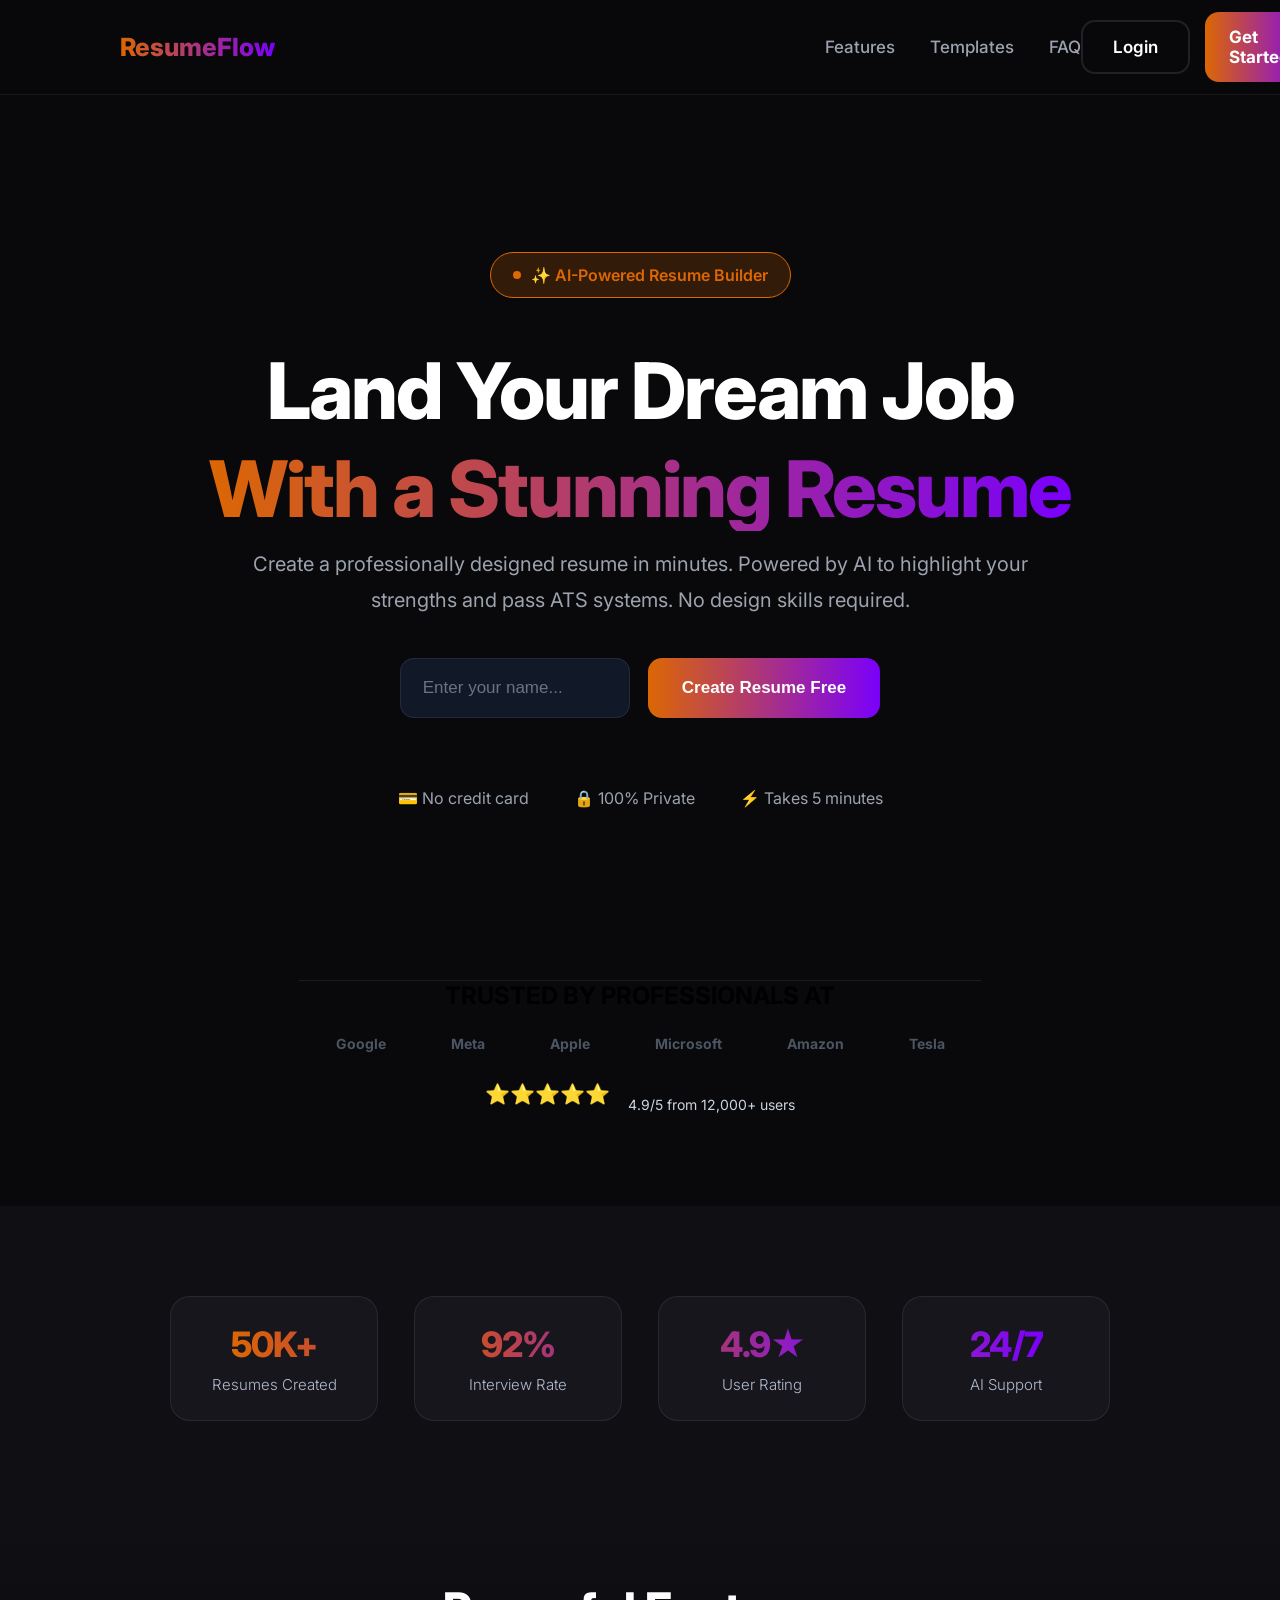
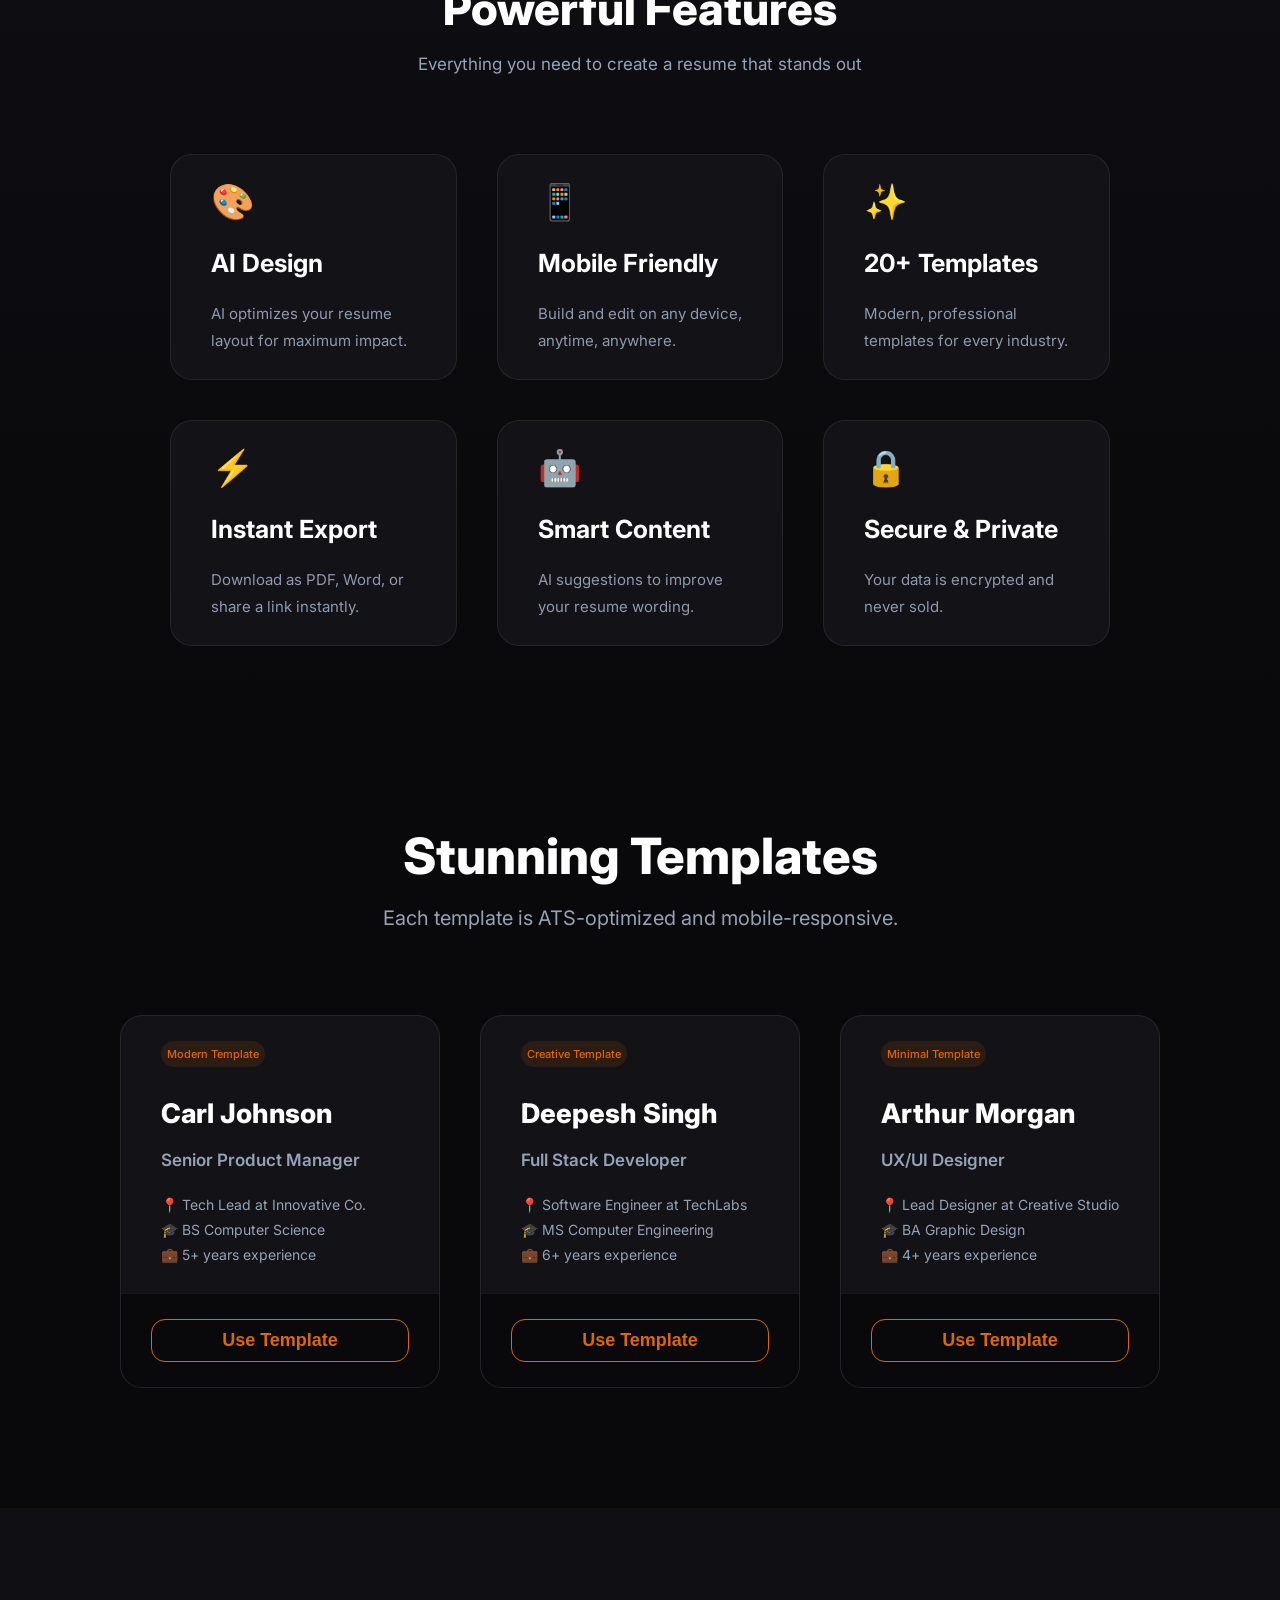
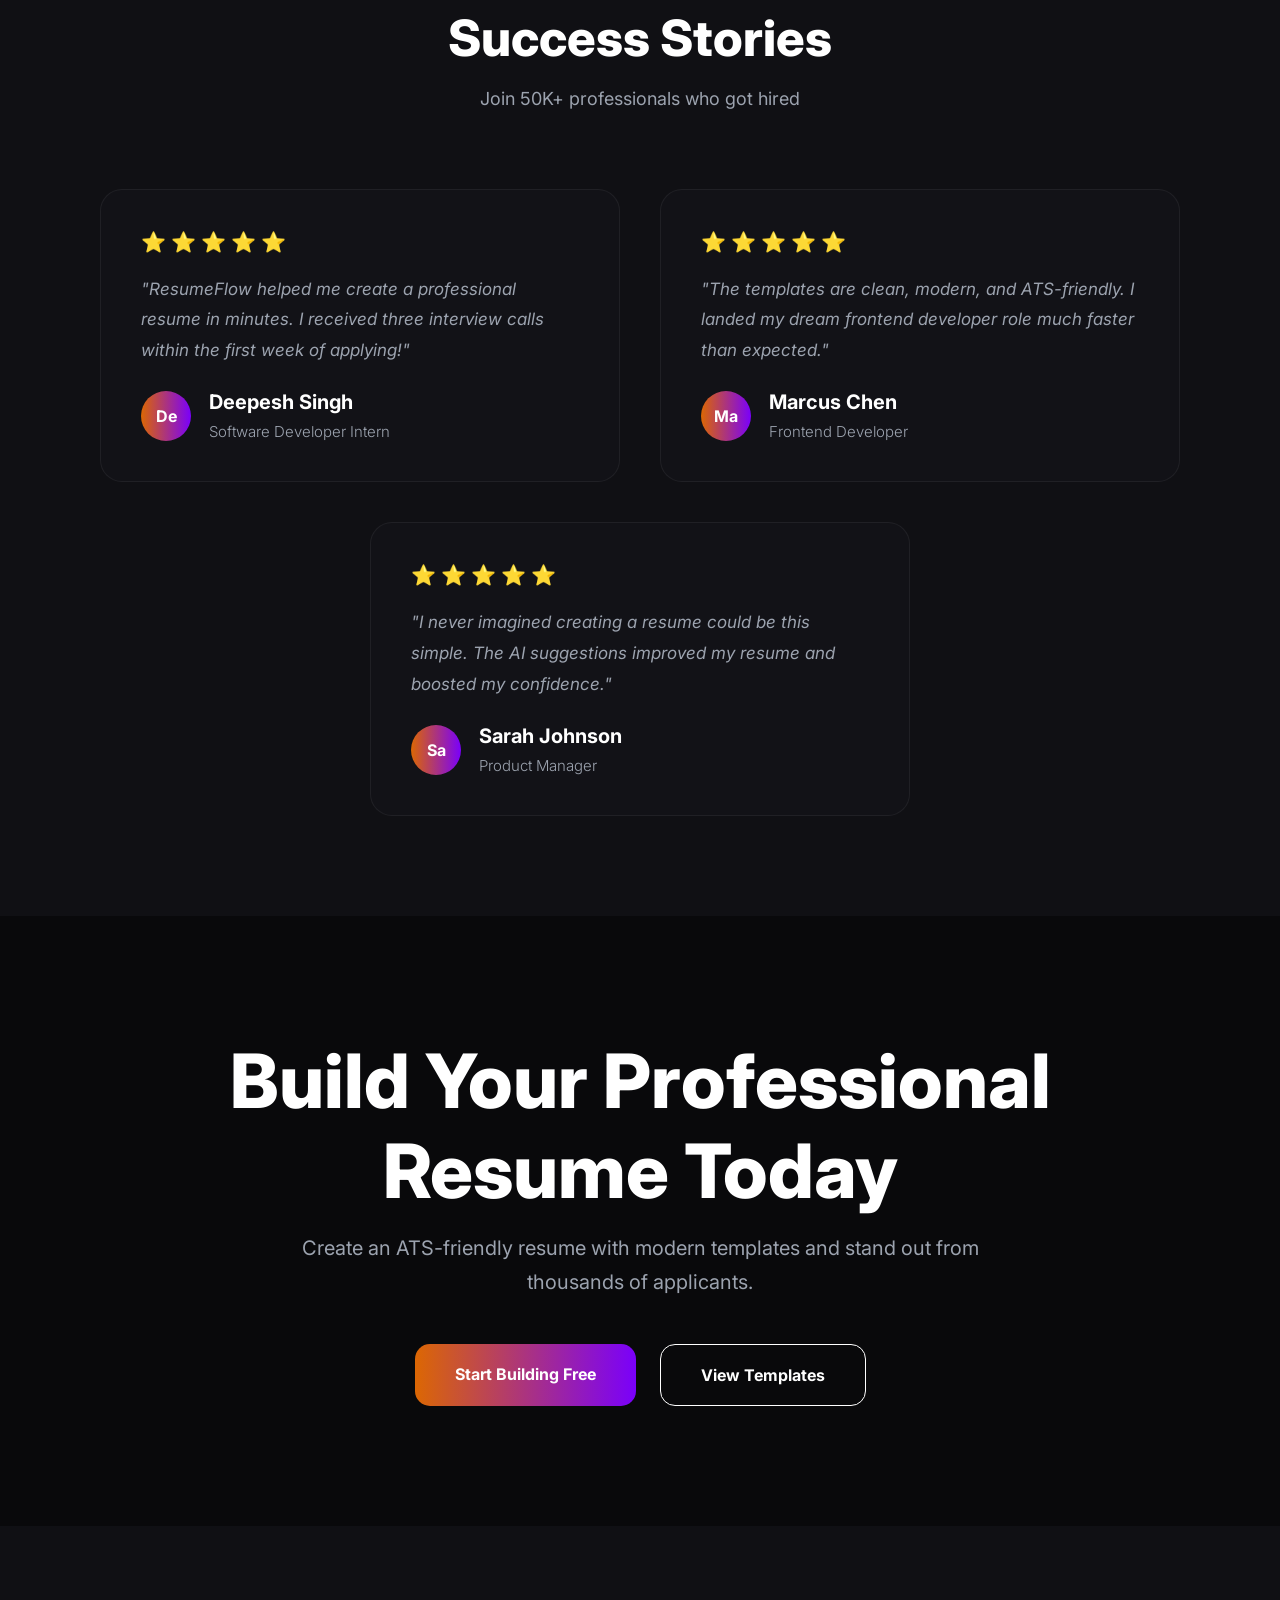
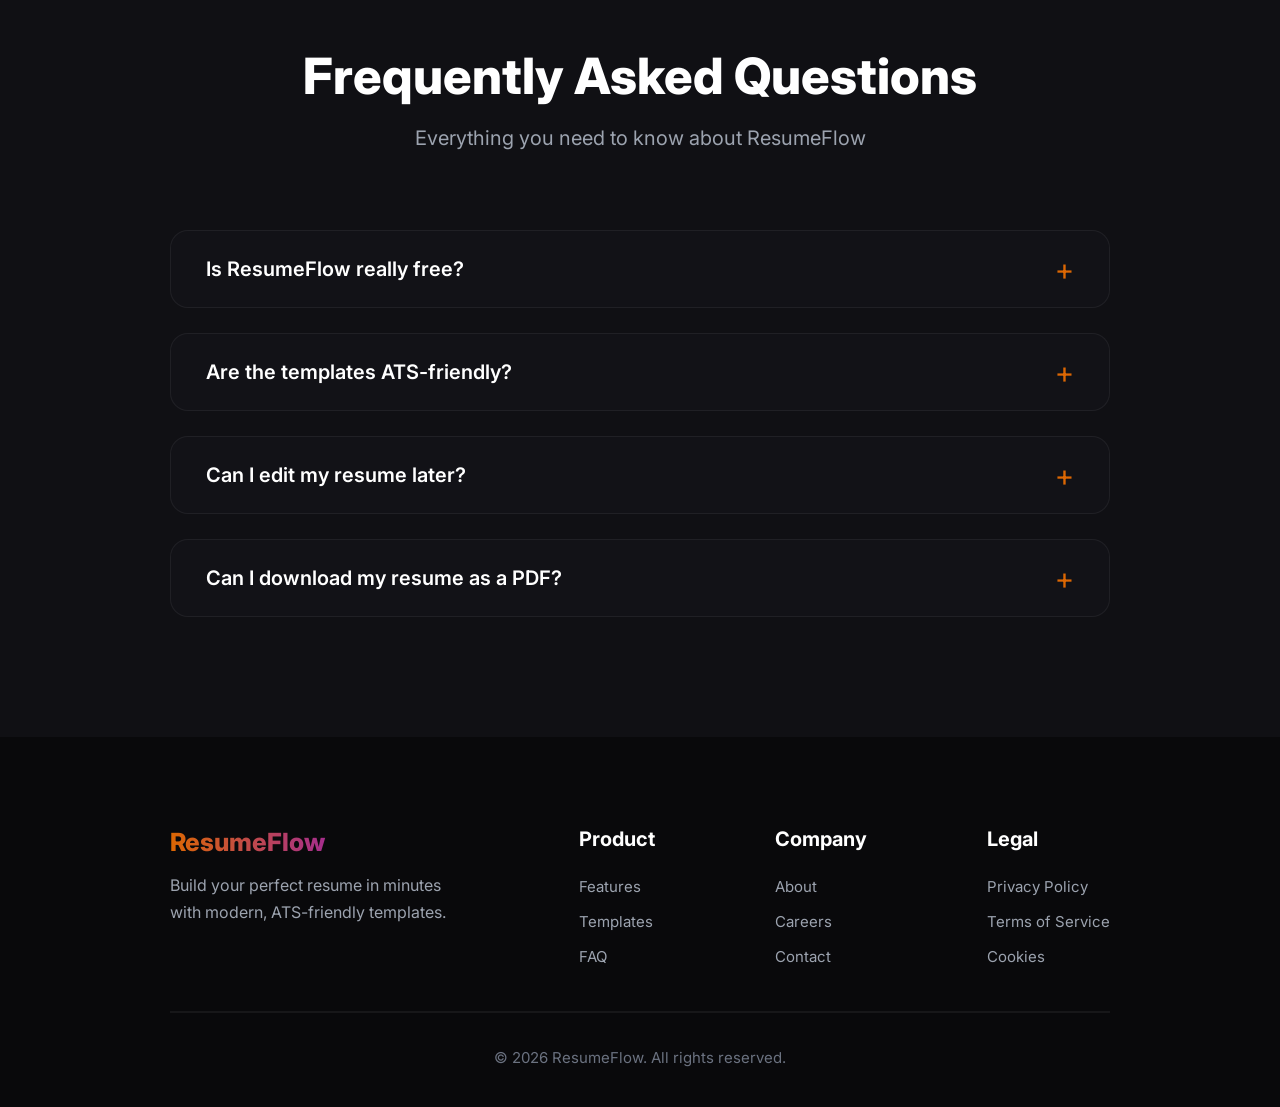
<file: index.html>
<!DOCTYPE html>
<html lang="en">

<head>
    <meta charset="UTF-8">
    <meta name="viewport" content="width=device-width, initial-scale=1.0">
    <title>ResumeFlow</title>

    <link rel="stylesheet" href="style.css">

    <link href="https://fonts.googleapis.com/css2?family=Inter:wght@400;500;600;700;800&display=swap" rel="stylesheet">
    <script src="script.js" defer></script>
</head>

<body>
    <header>
        <a href="#" class="ResumeFlow">
            ResumeFlow
        </a>

        <button class="menu-btn" type="button">
            ☰
        </button>

        <nav aria-label="Primary Navigation">
            <ul>
                <li><a href="#features">Features</a></li>
                <li><a href="#templates">Templates</a></li>
                <li><a href="#faq">FAQ</a></li>
            </ul>
        </nav>

        <div class="nav-buttons">
            <a href="LoginPage/login.html" class="btn-login">
                Login
            </a>
        
            <a href="#" class="btn-primary">
                Get Started
            </a>
        </div>
    </header>

    <main>
        <section class="hero" aria-labelledby="hero-heading">
            <div class="hero-badge">
                <span class="badge-dot" aria-hidden="true"></span>
                <span>✨ AI-Powered Resume Builder</span>
            </div>

            <h1 id="hero-heading">
                Land Your Dream Job
                <span>With a Stunning Resume</span>
            </h1>

            <p>
                Create a professionally designed resume in minutes.
                Powered by AI to highlight your strengths and pass
                ATS systems. No design skills required.
            </p>

            <form class="hero-form">
                <label for="username" class="sr-only">
                    Enter your name
                </label>
                <input id="username" type="text" placeholder="Enter your name..." aria-label="Enter your name">
                <button type="submit">
                    Create Resume Free
                </button>
            </form>

            <ul class="hero-features">
                <li>💳 No credit card</li>
                <li>🔒 100% Private</li>
                <li>⚡ Takes 5 minutes</li>
            </ul>
        </section>

        <section class="trusted" aria-labelledby="trusted-heading">
            <hr>
            <h2 id="trusted-heading">
                TRUSTED BY PROFESSIONALS AT
            </h2>
            <ul class="companies">
                <li>Google</li>
                <li>Meta</li>
                <li>Apple</li>
                <li>Microsoft</li>
                <li>Amazon</li>
                <li>Tesla</li>
            </ul>

            <div class="rating">
                <span class="stars" aria-label="5 out of 5 stars">
                    ⭐⭐⭐⭐⭐
                </span>
                <span>
                    4.9/5 from 12,000+ users
                </span>
            </div>
        </section>

        <section class="stats" aria-labelledby="stats-heading">

            <h2 id="stats-heading" class="sr-only">
                ResumeFlow Statistics
            </h2>

            <article class="card">

                <h3 class="green">50K+</h3>

                <p>Resumes Created</p>

            </article>

            <article class="card">

                <h3 class="blue">92%</h3>

                <p>Interview Rate</p>

            </article>

            <article class="card">

                <h3 class="purple">4.9★</h3>

                <p>User Rating</p>

            </article>

            <article class="card">

                <h3 class="pink">24/7</h3>

                <p>AI Support</p>

            </article>

        </section>

        <section id="features" class="features" aria-labelledby="features-heading">

            <h2 id="features-heading">
                Powerful Features
            </h2>

            <p>
                Everything you need to create a resume that stands out
            </p>

            <div class="feature-grid">

                <article class="features-card">

                    <span class="feature-icon" aria-hidden="true">🎨</span>

                    <h3>AI Design</h3>

                    <p>
                        AI optimizes your resume layout for maximum impact.
                    </p>

                </article>

                <article class="features-card">

                    <span class="feature-icon" aria-hidden="true">📱</span>

                    <h3>Mobile Friendly</h3>

                    <p>
                        Build and edit on any device, anytime, anywhere.
                    </p>

                </article>

                <article class="features-card">

                    <span class="feature-icon" aria-hidden="true">✨</span>

                    <h3>20+ Templates</h3>

                    <p>
                        Modern, professional templates for every industry.
                    </p>

                </article>

                <article class="features-card">

                    <span class="feature-icon" aria-hidden="true">⚡</span>

                    <h3>Instant Export</h3>

                    <p>
                        Download as PDF, Word, or share a link instantly.
                    </p>

                </article>

                <article class="features-card">

                    <span class="feature-icon" aria-hidden="true">🤖</span>

                    <h3>Smart Content</h3>

                    <p>
                        AI suggestions to improve your resume wording.
                    </p>

                </article>

                <article class="features-card">

                    <span class="feature-icon" aria-hidden="true">🔒</span>

                    <h3>Secure &amp; Private</h3>

                    <p>
                        Your data is encrypted and never sold.
                    </p>

                </article>

            </div>

        </section>

        <section id="templates" class="templates" aria-labelledby="templates-heading">

            <h2 id="templates-heading">
                Stunning Templates
            </h2>

            <p>
                Each template is ATS-optimized and mobile-responsive.
            </p>

            <div class="template-grid">

                <article class="template-card">

                    <div class="template-content">

                        <span class="template-label">
                            Modern Template
                        </span>

                        <h3>Carl Johnson</h3>

                        <h4>Senior Product Manager</h4>

                        <ul>

                            <li>📍 Tech Lead at Innovative Co.</li>

                            <li>🎓 BS Computer Science</li>

                            <li>💼 5+ years experience</li>

                        </ul>

                    </div>

                    <div class="template-footer">

                        <button type="button">
                            Use Template
                        </button>

                    </div>

                </article>

                <article class="template-card">

                    <div class="template-content">

                        <span class="template-label">
                            Creative Template
                        </span>

                        <h3>Deepesh Singh</h3>

                        <h4>Full Stack Developer</h4>

                        <ul>

                            <li>📍 Software Engineer at TechLabs</li>

                            <li>🎓 MS Computer Engineering</li>

                            <li>💼 6+ years experience</li>

                        </ul>

                    </div>

                    <div class="template-footer">

                        <button type="button">
                            Use Template
                        </button>

                    </div>

                </article>

                <article class="template-card">

                    <div class="template-content">

                        <span class="template-label">
                            Minimal Template
                        </span>

                        <h3>Arthur Morgan</h3>

                        <h4>UX/UI Designer</h4>

                        <ul>

                            <li>📍 Lead Designer at Creative Studio</li>

                            <li>🎓 BA Graphic Design</li>

                            <li>💼 4+ years experience</li>

                        </ul>
                    </div>

                    <div class="template-footer">
                        <button type="button">
                            Use Template
                        </button>
                    </div>
                </article>
            </div>
        </section>

        <section id="reviews" class="reviews" aria-labelledby="reviews-heading">

            <h2 id="reviews-heading">
                Success Stories
            </h2>

            <p>
                Join 50K+ professionals who got hired
            </p>

            <div class="review-grid">

                <article class="review-card">

                    <div class="stars" aria-label="5 out of 5 stars">
                        ⭐ ⭐ ⭐ ⭐ ⭐
                    </div>

                    <blockquote class="review-text">
                        "ResumeFlow helped me create a professional resume in
                        minutes. I received three interview calls within the
                        first week of applying!"
                    </blockquote>

                    <div class="review-user">

                        <div class="user-avatar">
                            De
                        </div>

                        <div>

                            <h3>Deepesh Singh</h3>

                            <p>Software Developer Intern</p>

                        </div>

                    </div>

                </article>

                <article class="review-card">

                    <div class="stars" aria-label="5 out of 5 stars">
                        ⭐ ⭐ ⭐ ⭐ ⭐
                    </div>

                    <blockquote class="review-text">
                        "The templates are clean, modern, and ATS-friendly.
                        I landed my dream frontend developer role much
                        faster than expected."
                    </blockquote>

                    <div class="review-user">

                        <div class="user-avatar">
                            Ma
                        </div>

                        <div>

                            <h3>Marcus Chen</h3>

                            <p>Frontend Developer</p>

                        </div>

                    </div>

                </article>

                <article class="review-card">

                    <div class="stars" aria-label="5 out of 5 stars">
                        ⭐ ⭐ ⭐ ⭐ ⭐
                    </div>

                    <blockquote class="review-text">
                        "I never imagined creating a resume could be this
                        simple. The AI suggestions improved my resume and
                        boosted my confidence."
                    </blockquote>

                    <div class="review-user">

                        <div class="user-avatar">
                            Sa
                        </div>

                        <div>

                            <h3>Sarah Johnson</h3>

                            <p>Product Manager</p>

                        </div>

                    </div>

                </article>

            </div>

        </section>

        <section class="cta" aria-labelledby="cta-heading">

            <h2 id="cta-heading">
                Build Your Professional Resume Today
            </h2>

            <p>
                Create an ATS-friendly resume with modern templates and
                stand out from thousands of applicants.
            </p>

            <div class="cta-buttons">

                <a href="#" class="cta-primary">
                    Start Building Free
                </a>

                <a href="#" class="cta-secondary">
                    View Templates
                </a>

            </div>

        </section>

        <section id="faq" class="faq" aria-labelledby="faq-heading">

            <h2 id="faq-heading">
                Frequently Asked Questions
            </h2>

            <p>
                Everything you need to know about ResumeFlow
            </p>

            <div class="faq-container">

                <details class="faq-item">

                    <summary>
                        Is ResumeFlow really free?
                    </summary>

                    <p>
                        Yes. You can create, edit, and download your resume
                        for free. Premium templates and advanced AI features
                        are optional.
                    </p>

                </details>

                <details class="faq-item">

                    <summary>
                        Are the templates ATS-friendly?
                    </summary>

                    <p>
                        Absolutely. Every template is designed to work with
                        Applicant Tracking Systems (ATS) used by modern
                        recruiters.
                    </p>

                </details>

                <details class="faq-item">

                    <summary>
                        Can I edit my resume later?
                    </summary>

                    <p>
                        Yes. Your resume can be updated anytime, allowing
                        you to keep it current as your career grows.
                    </p>

                </details>

                <details class="faq-item">

                    <summary>
                        Can I download my resume as a PDF?
                    </summary>

                    <p>
                        Yes. ResumeFlow allows you to export your resume
                        as a professional PDF ready for job applications.
                    </p>

                </details>

            </div>

        </section>

    </main>

    <footer>

        <div class="footer-container">

            <section class="footer-brand">

                <h2>ResumeFlow</h2>

                <p>
                    Build your perfect resume in minutes with modern,
                    ATS-friendly templates.
                </p>

            </section>

            <div class="footer-links">

                <nav aria-label="Product Links">

                    <h3>Product</h3>

                    <ul>

                        <li><a href="#features">Features</a></li>

                        <li><a href="#templates">Templates</a></li>

                        <li><a href="#faq">FAQ</a></li>

                    </ul>

                </nav>

                <nav aria-label="Company Links">

                    <h3>Company</h3>

                    <ul>

                        <li><a href="#">About</a></li>

                        <li><a href="#">Careers</a></li>

                        <li><a href="#">Contact</a></li>

                    </ul>

                </nav>

                <nav aria-label="Legal Links">

                    <h3>Legal</h3>

                    <ul>

                        <li><a href="#">Privacy Policy</a></li>

                        <li><a href="#">Terms of Service</a></li>

                        <li><a href="#">Cookies</a></li>

                    </ul>

                </nav>

            </div>

        </div>

        <hr>

        <p class="copyright">

            © <span id="year">2024</span> ResumeFlow. All rights reserved.

        </p>

    </footer>

    <script src="script.js"></script>

</body>

</html>
</file>
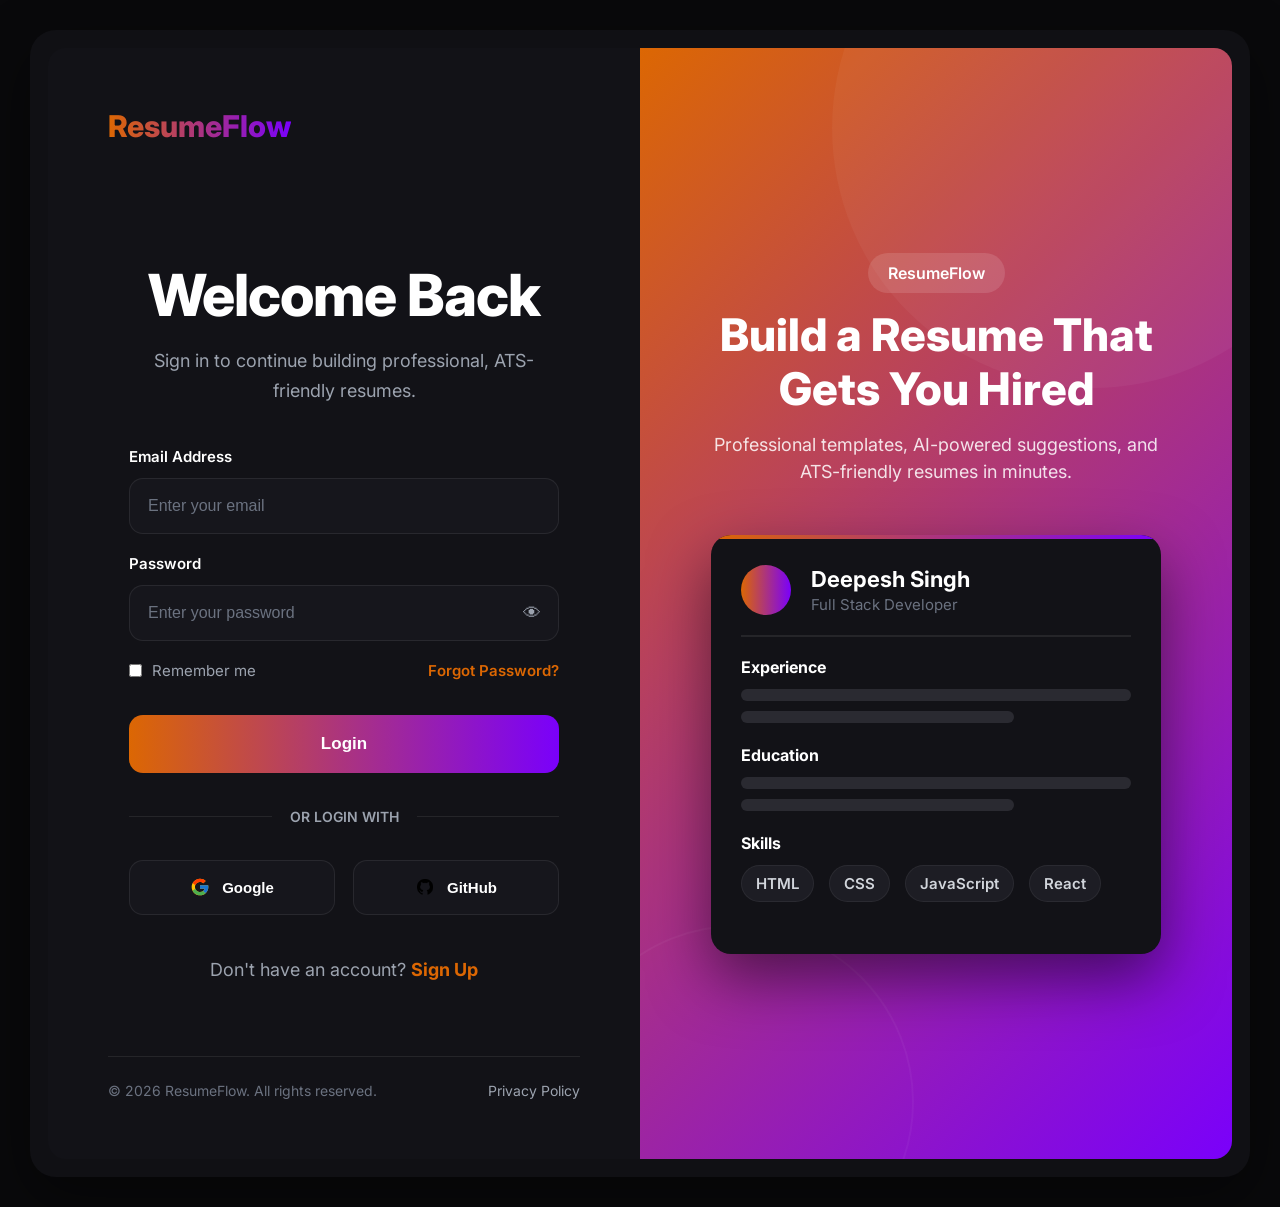
<file: LoginPage/login.html>
<!DOCTYPE html>
<html lang="en">
<head>
    <meta charset="UTF-8">
    <meta name="viewport" content="width=device-width, initial-scale=1.0">
    <link rel="stylesheet" href="login.css">
    <link href="https://fonts.googleapis.com/css2?family=Inter:wght@400;500;600;700;800&display=swap" rel="stylesheet">
    <script src="login.js" defer></script>
    <title>Login Page</title>
</head>
<body>
    <main class="login-page">
        <section class="login-left">
            <div class="login-logo">
                <a href="../index.html" class="ResumeFlow">
                    ResumeFlow
                </a>
            </div>
            
            <div class="login-content">
                <h1>Welcome Back</h1>
                <p>
                    Sign in to continue building professional,
                    ATS-friendly resumes.
                </p>
                <form class="login-form">
                    <div class="input-group">
                        <label for="email">
                            Email Address
                        </label>
                        <input
                            type="email"
                            id="email"
                            placeholder="Enter your email">
                    </div>
                    <div class="input-group">
                        <label for="password">
                            Password
                        </label>
                        <div class="password-box">
                            <input
                                type="password"
                                id="password"
                                placeholder="Enter your password">
                            <button
                                type="button"
                                class="toggle-password">
                                👁
                            </button>
                        </div>
                    </div>
                    <div class="form-options">
                        <label class="remember-me">
                            <input type="checkbox">
                            Remember me
                        </label>
                        <a href="#">
                            Forgot Password?
                        </a>
                    </div>
                    <button type="submit" class="login-btn">
                        Login
                    </button>
                </form>

                <div class="divider">
                    <span>OR LOGIN WITH</span>            
                </div>           
                <div class="social-login">             
                    <button type="button" class="social-btn">             
                        <img src="googleIcon.svg" alt="Google">             
                        Google
                    </button>
                    <button type="button" class="social-btn">
                        <img src="githubLogo.png" alt="GitHub">
                        GitHub
                    </button>
                </div>
                <p class="signup-text"> 
                    Don't have an account?
                    <a href="../SignUpPage/signup.html">Sign Up</a>
                </p>
            </div>
            <footer class="auth-footer">
                <p>
                    © <span id="year">2024</span> ResumeFlow. All rights reserved.
                </p>
                <a href="#">
                    Privacy Policy
                </a>
            </footer>
        </section>

        <aside class="login-right">
            <section class="preview-content">
                <span class="preview-badge">
                    ResumeFlow
                </span>
                <h2>
                    Build a Resume That Gets You Hired
                </h2>
                <p>
                    Professional templates, AI-powered suggestions,
                    and ATS-friendly resumes in minutes.
                </p>
                <div class="resume-card">
                    <div class="resume-header">
                        <div class="avatar"></div>
                        <div>
                            <h3>Deepesh Singh</h3>
                            <span>Full Stack Developer</span>
                        </div>
                    </div>
                    <hr>
                    <div class="resume-section">
                        <h4>Experience</h4>
                        <div class="line"></div>
                        <div class="line short"></div>
                    </div>
                    <div class="resume-section">
                        <h4>Education</h4>
                        <div class="line"></div>
                        <div class="line short"></div>
                    </div>
                    <div class="resume-section">
                        <h4>Skills</h4>
                        <ul class="skills">
                            <li>HTML</li>
                            <li>CSS</li>
                            <li>JavaScript</li>
                            <li>React</li>
                        </ul>
                    </div>
                </div>
            </section>
        </aside>
    </main>
</body>
</html>
</file>
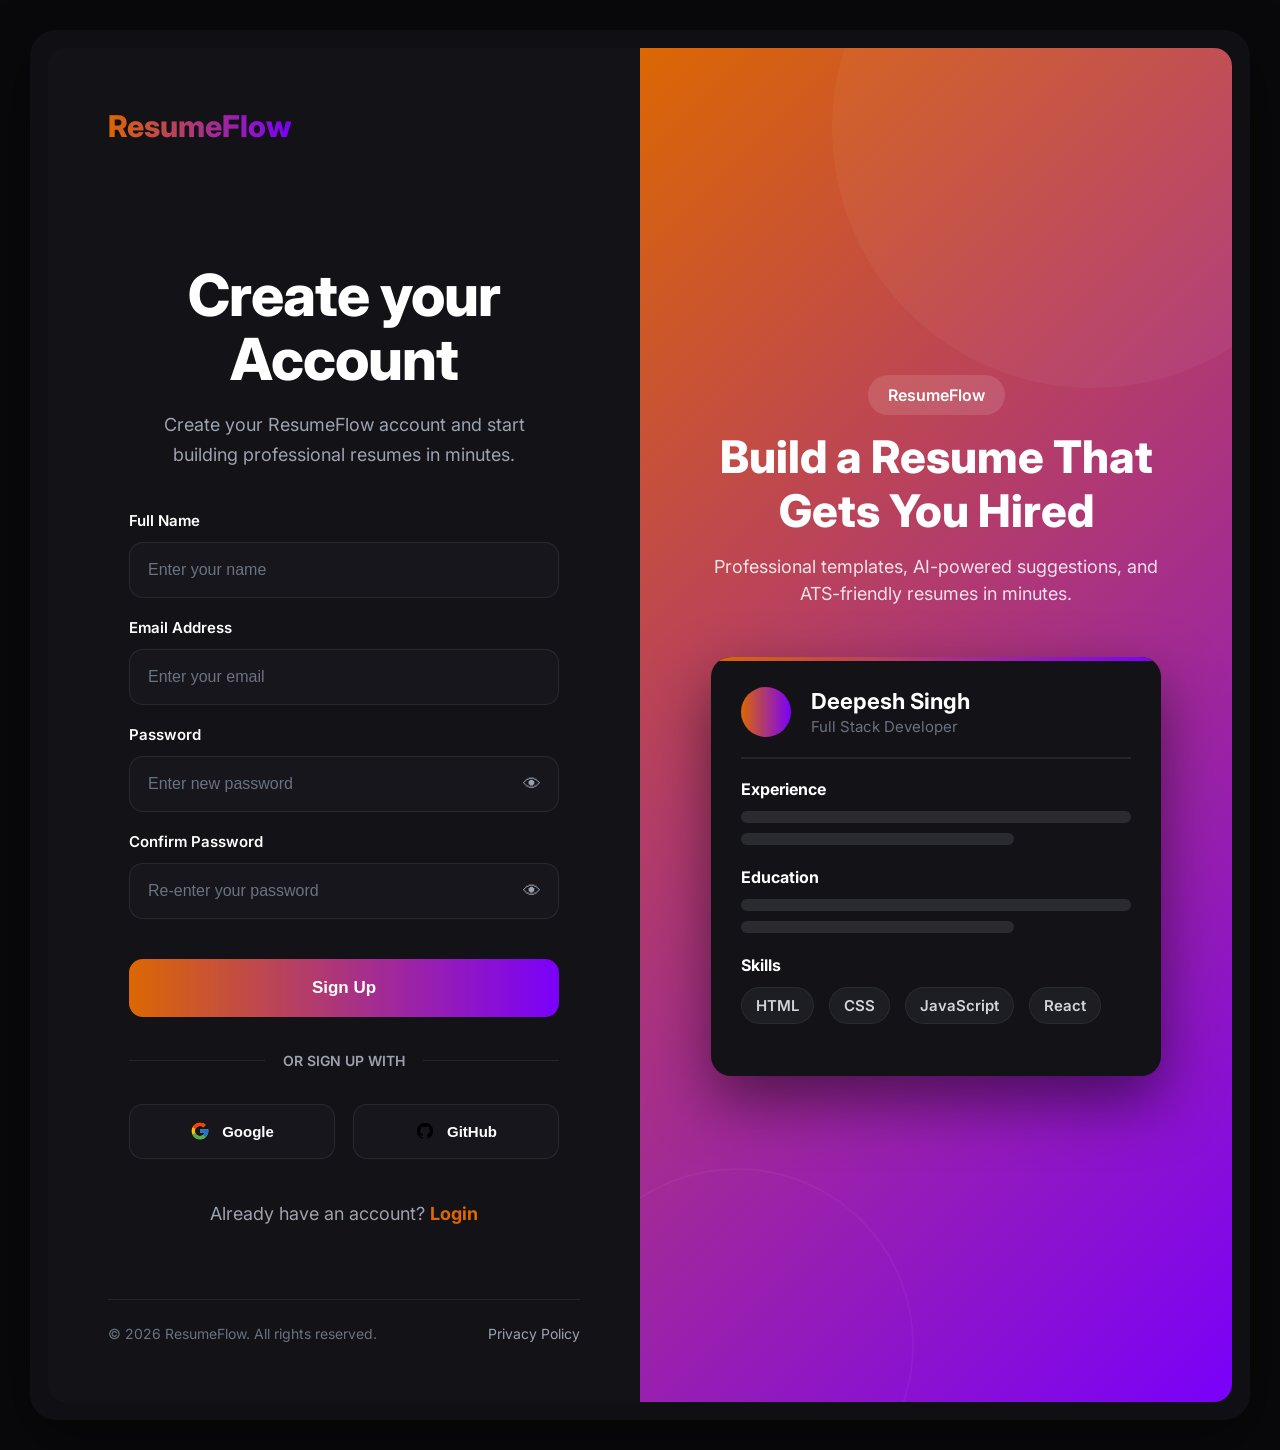
<file: SignUpPage/signup.html>
<!DOCTYPE html>
<html lang="en">

<head>
    <meta charset="UTF-8">
    <meta name="viewport" content="width=device-width, initial-scale=1.0">
    <link rel="stylesheet" href="signup.css">
    <link href="https://fonts.googleapis.com/css2?family=Inter:wght@400;500;600;700;800&display=swap" rel="stylesheet">
    <script src="signup.js" defer></script>
    <title>Login Page</title>
</head>

<body>
    <main class="login-page">
        <section class="login-left">
            <div class="login-logo">
                <a href="../index.html" class="ResumeFlow">
                    ResumeFlow
                </a>
            </div>

            <div class="login-content">
                <h1>Create your Account</h1>
                <p>
                    Create your ResumeFlow account and start building
                    professional resumes in minutes.
                </p>
                <form class="login-form">
                    <div class="input-group">
                        <label for="fullname">
                            Full Name
                        </label>
                        <input type="text" id="fullname" placeholder="Enter your name">
                    </div>

                    <div class="input-group">
                        <label for="email">
                            Email Address
                        </label>
                        <input type="email" id="email" placeholder="Enter your email">
                    </div>

                    <div class="input-group">
                        <label for="password">
                            Password
                        </label>
                        <div class="password-box">
                            <input type="password" id="password" placeholder="Enter new password">
                            <button type="button" class="toggle-password">
                                👁
                            </button>
                        </div>
                    </div>

                    <div class="input-group">
                        <label for="confirm-password">
                            Confirm Password
                        </label>
                        <div class="password-box">
                            <input type="password" id="confirm-password" placeholder="Re-enter your password">
                            <button type="button" class="toggle-password">
                                👁
                            </button>
                        </div>
                    </div>

                    <button type="submit" class="login-btn">
                        Sign Up
                    </button>
                </form>

                <div class="divider">
                    <span>OR SIGN UP WITH</span>
                </div>
                <div class="social-login">
                    <button type="button" class="social-btn">
                        <img src="googleIcon.svg" alt="Google">
                        Google
                    </button>
                    <button type="button" class="social-btn">
                        <img src="githubLogo.png" alt="GitHub">
                        GitHub
                    </button>
                </div>
                <p class="signup-text">
                    Already have an account?
                    <a href="../LoginPage/login.html">Login</a>
                </p>
            </div>
            
            <footer class="auth-footer">
                <p>
                    © <span id="year">2024</span> ResumeFlow. All rights reserved.
                </p>
                <a href="#">
                    Privacy Policy
                </a>
            </footer>
        </section>

        <aside class="login-right">
            <section class="preview-content">
                <span class="preview-badge">
                    ResumeFlow
                </span>
                <h2>
                    Build a Resume That Gets You Hired
                </h2>
                <p>
                    Professional templates, AI-powered suggestions,
                    and ATS-friendly resumes in minutes.
                </p>
                <div class="resume-card">
                    <div class="resume-header">
                        <div class="avatar"></div>
                        <div>
                            <h3>Deepesh Singh</h3>
                            <span>Full Stack Developer</span>
                        </div>
                    </div>
                    <hr>
                    <div class="resume-section">
                        <h4>Experience</h4>
                        <div class="line"></div>
                        <div class="line short"></div>
                    </div>
                    <div class="resume-section">
                        <h4>Education</h4>
                        <div class="line"></div>
                        <div class="line short"></div>
                    </div>
                    <div class="resume-section">
                        <h4>Skills</h4>
                        <ul class="skills">
                            <li>HTML</li>
                            <li>CSS</li>
                            <li>JavaScript</li>
                            <li>React</li>
                        </ul>
                    </div>
                </div>
            </section>
        </aside>
    </main>
</body>

</html>
</file>
<file: style.css>
* {
    margin: 0;
    padding: 0;
    box-sizing: border-box;
}

html {
    scroll-behavior: smooth;
}

body {
    font-family: 'Inter', sans-serif;
    background: #09090B;
}

header {
    width: 100%;
    height: 95px;
    background: rgba(9, 9, 11, 0.8);
    border-bottom: 1px solid rgba(255, 255, 255, .06);
    display: flex;
    justify-content: space-between;
    align-items: center;
    padding: 0 120px;
    position: sticky;
    backdrop-filter: blur(8px);
    z-index: 10;
    top: 0;
}

.menu-btn{
    display:none;
    background:none;
    border:none;
    color:white;
    font-size:30px;
    cursor:pointer;
}

.ResumeFlow {
    text-decoration: none;
    font-size: 25px;
    font-weight: 800;
    background: linear-gradient(90deg, #dc6703, #7a00fb);
    -webkit-background-clip: text;
    background-clip: text;
    -webkit-text-fill-color: transparent;
}

header nav {
    flex: 1;
    display: flex;
    justify-content: center;
    margin-left: 550px;
}

header nav ul {
    display: flex;
    list-style: none;
    gap: 35px;
}

header nav ul li a {
    text-decoration: none;
    color: #9ca3af;
    font-size: 17px;
    font-weight: 500;
    transition: .3s;
}

nav ul li a:hover {
    color: white;
}

.nav-buttons{
    display:flex;
    align-items:center;
    gap:15px;
}

.sr-only{
    position:absolute;
    width:1px;
    height:1px;
    padding:0;
    margin:-1px;
    overflow:hidden;
    clip:rect(0,0,0,0);
    white-space:nowrap;
    border:0;
}

.btn-primary {
    text-decoration: none;
    padding: 15px 24px;
    border-radius: 14px;
    background: linear-gradient(90deg, #dc6703, #7a00fb);
    color: white;
    font-size: 17px;
    font-weight: 700;
    transition: .3s;
}

.btn-primary:hover {
    transform: translateY(-2px);
    box-shadow: 0 10px 30px rgba(122, 0, 251, 0.15);
}

.btn-login{
    text-decoration:none;
    color:#FFFFFF;
    font-size:17px;
    font-weight:600;
    padding:15px 30px;
    border:2px solid rgba(255,255,255,.1);
    border-radius:14px;
    transition:.3s;
}

.btn-login:hover{
    background:#121217;
    border-color:#dc6703;
    color:#dc6703;
}

.hero {
    min-height: calc(100vh - 95px);
    background: #09090B;
    display: flex;
    flex-direction: column;
    justify-content: center;
    align-items: center;
    text-align: center;
    padding: 80px 20px 15px;
}

.hero-badge {
    margin-bottom: 50px;
    display: flex;
    align-items: center;
    gap: 10px;
    padding: 12px 22px;
    border: 1px solid #dc6703;
    background: rgba(220,103,3,.2);
    border-radius: 50px;
    color: #dc6703;
    font-size: 16px;
    font-weight: 600;
}

.hero h1 {
    font-size: 78px;
    font-weight: 800;
    color: white;
    line-height: 1.1;
    max-width: 1100px;
    letter-spacing: -2px;
}

.hero h1 span {
    display: block;
    background: linear-gradient(90deg, #dc6703, #7a00fb);
    -webkit-background-clip: text;
    background-clip: text;
    -webkit-text-fill-color: transparent;
    margin-top: 12px;
}

.hero p {
    max-width: 850px;
    margin-top: 15px;
    color: #9ca3af;
    font-size: 20px;
    line-height: 1.8;
}

.hero-form {
    display: flex;
    gap: 18px;
    margin-top: 40px;
}

.hero-form input {
    width: 230px;
    height: 60px;
    outline: none;
    border-radius: 14px;
    background: #111827;
    color: white;
    padding: 0 22px;
    font-size: 17px;
    border: 1px solid rgba(255, 255, 255, .08);
}

.hero-form input::placeholder {
    color: #6b7280;
}

.hero-form button {
    padding: 0 34px;
    border: none;
    border-radius: 14px;
    background: linear-gradient(90deg, #dc6703, #7a00fb);
    color: white;
    font-size: 17px;
    font-weight: 700;
    cursor: pointer;
    transition: .3s;
}

.hero-form button:hover {
    transform: translateY(-2px);
    box-shadow: 0 20px 30px rgba(122, 0, 251, 0.15);
}

.hero-features {
    display: flex;
    gap: 45px;
    margin-top: 70px;
    color: #9ca3af;
    font-size: 16px;
    font-weight: 400;
    list-style:none;
    padding:0;
}

.badge-dot {
    width: 8px;
    height: 8px;
    background: #dc6703;
    border-radius: 50%;
}

.trusted {
    background: #09090B;
    text-align: center;
    padding: 80px 20px;
}

.trusted hr {
    width: 55%;
    margin: auto;
    border: none;
    border-top: 1px solid rgba(255, 255, 255, .08);
}

.trusted h3 {
    margin-top: 45px;
    font-size: 15px;
    color: #9ca3af;
    letter-spacing: 1px;
    font-weight: 600;
}

.companies {
    display: flex;
    justify-content: center;
    gap: 65px;
    list-style: none;
    margin-top: 25px;
}

.companies li {
    color: #4b5563;
    font-size: 14px;
    font-weight: 700;
}

.rating {
    display: flex;
    justify-content: center;
    align-items: center;
    gap: 18px;
    margin-top: 30px;
}

.stars {
    font-size: 15px;
}

.rating span:last-child {
    color: #cbd5e1;
    font-size: 14px;
}

.stats {
    background: #101014;
    display: flex;
    justify-content: center;
    gap: 36px;
    padding: 90px 170px 100px;
}

.card {
    width: 320px;
    height: 125px;
    background: #16161C;
    border: 1px solid rgba(255, 255, 255, .08);
    border-radius: 20px;
    display: flex;
    flex-direction: column;
    justify-content: center;
    align-items: center;
}


.card h3{
    font-size:35px;
    font-weight:800;
    margin-bottom:10px;
    letter-spacing:-1px;
}

.card p {
    color: #b2bccd;
    font-size: 15px;
    font-weight: 300;
}

.green {
    background: linear-gradient(90deg, #dc6703 0%, #c84d2d 100%);
    -webkit-background-clip: text;
    background-clip: text;
    -webkit-text-fill-color: transparent;
}

.blue {
    background: linear-gradient(90deg, #c84d2d 0%, #a5337c 100%);
    -webkit-background-clip: text;
    background-clip: text;
    -webkit-text-fill-color: transparent;
}

.purple {
    background: linear-gradient(90deg, #a5337c 0%, #8a17d3 100%);
    -webkit-background-clip: text;
    background-clip: text;
    -webkit-text-fill-color: transparent;
}

.pink {
    background: linear-gradient(90deg, #8a17d3 0%, #7a00fb 100%);
    -webkit-background-clip: text;
    background-clip: text;
    -webkit-text-fill-color: transparent;
}

.stats .card:nth-of-type(1):hover{
    border:2px solid rgba(220,103,3,.3);
}

.stats .card:nth-of-type(2):hover{
    border:2px solid rgba(195,76,48,.3);
}

.stats .card:nth-of-type(3):hover{
    border:2px solid rgba(160,42,170,.3);
}

.stats .card:nth-of-type(4):hover{
    border:2px solid rgba(122,0,251,.3);
}

.features {
    background: linear-gradient(to bottom,
            #101014 0%,
            #0D0D11 18%,
            #09090B 100%);
    padding: 60px 170px;
    text-align: center;
}

.features h2 {
    color: white;
    font-size: 45px;
    font-weight: 800;
}

.features>p {
    margin-top: 18px;
    color: #94a3b8;
    font-size: 17px;
}

.feature-grid {
    margin-top: 80px;
    display: grid;
    grid-template-columns: repeat(3, 1fr);
    gap: 40px;
}

.features-card {
    background: #121217;
    border: 1px solid rgba(255, 255, 255, .08);
    border-radius: 22px;
    padding: 25px 40px;
    text-align: left;
    transition: .35s;
}

.features-card:hover {
    transform: translateY(-8px);
    border-color: #dc6703;
    box-shadow: 0 15px 35px rgba(220, 103, 3, .12);
}

.feature-icon {
    display: inline-block;
    font-size: 35px;
    transition: transform 0.5s ease;
}

.features-card:hover .feature-icon {
    transform: translateX(-12px);
}

.features-card h3 {
    margin-top: 25px;
    color: white;
    font-size: 25px;
    font-weight: 700;
}

.features-card p {
    margin-top: 22px;
    color: #8d9ab0;
    font-size: 15px;
    line-height: 1.8;
}

.templates {
    background: #09090B;
    padding: 120px;
    text-align: center;
}

.templates h2 {
    font-size: 50px;
    color: #ffffff;
    font-weight: 800;
}

.templates p {
    font-size: 20px;
    color: #94a3b8;
    margin-top: 20px;
    margin-bottom: 85px;
}

.template-grid {
    display: grid;
    grid-template-columns: repeat(3, 1fr);
    gap: 40px;
}

.template-card {
    background: #121217;
    border-radius: 22px;
    border: 1px solid rgba(255, 255, 255, .08);
    text-align: left;
    transition: .3s;
    overflow: hidden;
}

.template-label {
    display: inline-block;
    padding: 6px;
    border-radius: 999px;
    background: rgba(220, 103, 3, .12);
    color: #dc6703;
    font-size: 11px;
    font-weight: 500;
}

.template-card h3 {
    margin-top: 30px;
    color: white;
    font-weight: 800;
    font-size: 27px;
}

.template-card h4 {
    margin-top: 20px;
    color: #94a3b8;
    font-weight: 600;
    font-size: 17px;
}

.template-content {
    padding: 25px 40px;
}

.template-footer button {
    width: 100%;
    padding: 10px;
    border-radius: 14px;
    border: 1px solid #dc6703;
    background: transparent;
    color: #dc6703;
    font-size: 18px;
    font-weight: 600;
    cursor: pointer;
    transition: .3s;
}

.template-footer button:hover {
    background: linear-gradient(90deg, #dc6703, #7a00fb);
    border-color: transparent;
    color: #fff;
}

.template-card:hover {
    border-color: #dc6703;
    transform: scale(1.05);
    box-shadow: 0 25px 35px rgba(220, 103, 3, .12);
    ;
}

.template-card ul {
    list-style-type: none;
    margin-top: 22px;
    line-height: 1.8;
    color: #94a3b8;
    font-size: 14px;
    font-weight: normal;
}

.template-footer {
    padding: 25px 30px;
    background: #09090B;
    border-top: 1px solid rgba(255, 255, 255, .06);
}

.reviews {
    padding: 100px 100px;
    background: #101014;
    text-align: center;
}

.review-text{
    margin:0;
    color:#9CA3AF;
    font-size:17px;
    font-style:italic;
    line-height:1.8;
}

.reviews h2 {
    color: #FFFFFF;
    font-size: 50px;
    font-weight: 800;
}

.reviews>p {
    margin-top: 20px;
    margin-bottom: 80px;
    color: #9CA3AF;
    font-size: 18px;
}

.review-grid {
    display: grid;
    grid-template-columns: repeat(2, 1fr);
    gap: 40px;
    width: 100%;
}

.review-card:last-child {
    grid-column: 1/3;
    width: 50%;
    justify-self: center;
}

.review-card {
    background: #121217;
    border: 1px solid rgba(255, 255, 255, .06);
    border-radius: 22px;
    padding: 40px;
    text-align: left;
    transition: .3s;
}

.review-card:hover {
    border-color: #dc6703;
}

.stars {
    font-size: 20px;
    margin-bottom: 20px;
}

.review-text {
    color: #9CA3AF;
    font-size: 17px;
    font-style: italic;
    line-height: 1.8;
}

.review-user {
    display: flex;
    align-items: center;
    gap: 18px;
    margin-top: 25px;
}

.user-avatar {
    width: 50px;
    height: 50px;
    border-radius: 50%;
    display: flex;
    justify-content: center;
    align-items: center;
    background: linear-gradient(90deg, #dc6703, #7a00fb);
    color: #FFFFFF;
    font-size: 16px;
    font-weight: 700;
}

.review-user h3 {
    color: #FFFFFF;
    font-size: 20px;
    font-weight: 700;
    margin-bottom: 8px;
}

.review-user p {
    color: #9CA3AF;
    font-size: 15px;
    font-weight: 300;
}

.cta {
    padding: 120px 170px;
    background: #09090B;
    text-align: center;
}

.cta h2 {
    color: #FFFFFF;
    font-size: 75px;
    font-weight: 800;
    line-height: 1.2;
}

.cta p {
    max-width: 760px;
    margin: 15px auto 45px;
    color: #9CA3AF;
    font-size: 20px;
    line-height: 1.7;
}

.cta-buttons {
    display: flex;
    justify-content: center;
    gap: 24px;
}

.cta-primary {
    text-decoration: none;
    background: linear-gradient(90deg, #dc6703, #7a00fb);
    padding: 20px 40px;
    color: white;
    border-radius: 15px;
    font-weight: 700;
    transition: 0.3s;
}

.cta-primary:hover {
    transform: translateY(-3px);
    box-shadow: 0 15px 30px rgba(122, 0, 251, .18);
}

.cta-secondary {
    text-decoration: none;
    background: transparent;
    border: 1px solid rgba(255, 255, 255, 1);
    padding: 20px 40px;
    color: white;
    border-radius: 15px;
    font-weight: 700;
    transition: 0.3s;
}

.cta-secondary:hover {
    background: #121217;
    border-color: #dc6703;
}

.faq {
    padding: 120px 170px;
    background: #101014;
    text-align: center;
}

.faq h2 {
    color: #FFFFFF;
    font-size: 50px;
    font-weight: 800;
}

.faq>p {
    margin-top: 20px;
    margin-bottom: 80px;
    color: #9CA3AF;
    font-size: 20px;
}

.faq-container {
    max-width: 950px;
    margin: auto;
    display: flex;
    flex-direction: column;
    gap: 25px;
}

.faq-item {
    background: #121217;
    border: 1px solid rgba(255, 255, 255, .06);
    border-radius: 18px;
    overflow: hidden;
    transition: .3s;
}

.faq-item:hover {
    border-color: #dc6703;
}

.faq-item summary {
    list-style: none;
    cursor: pointer;
    padding: 20px 35px;
    color: #FFFFFF;
    font-size: 20px;
    font-weight: 600;
    display: flex;
    justify-content: space-between;
    align-items: center;
}

.faq-item summary::-webkit-details-marker {
    display: none;
}

.faq-item summary::after {
    content: "+";
    color: #dc6703;
    font-size: 30px;
    font-weight: 400;
    transition: .3s;
}

.faq-item[open] summary::after {
    transform: rotate(45deg);
    color: #dc6703;
}

.faq-item p {
    padding: 0 35px 20px;
    color: #9CA3AF;
    font-size: 18px;
    line-height: 1.8;
    text-align: left;
}

footer {
    background: #09090B;
    padding: 90px 170px 40px;
}

.footer-container {
    display: flex;
    justify-content: space-between;
    align-items: flex-start;
}

.footer-brand {
    max-width: 280px;
}

.footer-brand h2 {
    font-size: 25px;
    font-weight: 800;
    background: linear-gradient(90deg, #dc6703, #7a00fb);
    -webkit-background-clip: text;
    background-clip: text;
    -webkit-text-fill-color: transparent;
}

.footer-brand p {
    margin-top: 15px;
    color: #9CA3AF;
    font-size: 16px;
    line-height: 1.7;
}

.footer-links {
    display: flex;
    gap: 120px;
}

.footer-links h3 {
    color: #FFFFFF;
    font-size: 20px;
    margin-bottom: 25px;
}

.footer-links ul {
    list-style: none;
}

.footer-links li {
    margin-bottom: 15px;
}

.footer-links a {
    text-decoration: none;
    color: #9CA3AF;
    font-size: 15px;
    transition: .3s;
}

.footer-links a:hover {
    color: #dc6703;
}

footer hr {
    margin: 30px 0 35px;
    border: none;
    border-top: 2px solid rgba(255, 255, 255, .06);
}

.copyright {
    text-align: center;
    color: #6B7280;
    font-size: 15px;
}

@media (max-width:768px){
    header{
        flex-direction: column;
        height: auto;
        padding: 20px;
        gap: 20px;
        flex-wrap: wrap;
    }

    .menu-btn{
        display:block;
    }

    header nav{
        margin-left: 0;
        justify-content: center;
        width: 100%;
        order: 3;
        margin: 0;
    }

    header nav ul{
        gap: 20px;
        flex-wrap: wrap;
        justify-content: center;
        display: none;
        flex-direction: column;
        background: #121217;
        border:1px solid rgba(255,255,255,.08);
        border-radius: 15px;
        padding: 20px;
        margin-top: 20px;
    }

    header nav ul.active {
        display: flex;
    }

    .nav-buttons{
        display:none;
    }

    .btn-primary{
        width: 100%;
        text-align: center;
    }

    .hero{
        min-height: auto;
        padding: 80px 20px;
    }

    .hero h1{
        font-size: 50px;
        letter-spacing: 0;
    }

    .hero p{
        font-size: 18px;
    }

    .hero-form{
        flex-direction: column;
        width: 100%;
    }

    .hero-form input,
    .hero-form button{
        width: 100%;
    }

    .hero-features{
        flex-direction: column;
        gap: 18px;
        list-style: none;
        padding: 0;
        align-items: center;
    }
    
    .hero-features li{
        text-align: center;
    }

    .trusted{
        padding: 60px 20px;
    }

    .trusted hr{
        width: 100%;
    }

    .companies{
        flex-wrap: wrap;
        gap: 25px;
    }

    .rating{
        flex-direction: column;
        gap: 10px;
    }

    .stats{
        flex-direction: column;
        padding: 60px 20px;
        align-items: center;
    }

    .card{
        width: 100%;
        max-width: 400px;
    }

    .features{
        padding: 70px 20px;
    }

    .features h2{
        font-size: 38px;
    }

    .feature-grid{
        grid-template-columns: 1fr;
        gap: 25px;
    }

    .templates{
        padding: 70px 20px;
    }

    .templates h2{
        font-size: 38px;
    }

    .template-grid{
        grid-template-columns: 1fr;
    }

    .reviews{
        padding: 70px 20px;
    }

    .reviews h2{
        font-size: 38px;
    }

    .review-grid{
        grid-template-columns: 1fr;
    }

    .review-card:last-child{
        grid-column: auto;
        width: 100%;
    }

    .cta{
        padding: 70px 20px;
    }

    .cta h2{
        font-size: 48px;
    }

    .cta p{
        font-size: 18px;
    }

    .cta-buttons{
        flex-direction: column;
        align-items: center;
    }

    .cta-primary,
    .cta-secondary{
        width: 100%;
        max-width: 350px;
        text-align: center;
    }

    .faq{
        padding: 70px 20px;
    }

    .faq h2{
        font-size: 38px;
    }

    .faq-item summary{
        font-size: 18px;
        padding: 20px;
    }

    .faq-item p{
        font-size: 16px;
        padding: 0 20px 20px;
    }

    footer{
        padding: 70px 20px 30px;
    }

    .footer-container{
        flex-direction: column;
        gap: 50px;
    }

    .footer-links{
        width: 100%;
        justify-content: space-between;
        gap: 30px;
        flex-wrap: wrap;
    }

    .nav-buttons{
        display:flex;
        flex-direction:column;
        width:100%;
        gap:12px;
    }
    
    .btn-login,
    .btn-primary{
        width:100%;
        text-align:center;
    }
}
</file>
<file: LoginPage/login.css>
*{
    margin:0;
    padding:0;
    box-sizing:border-box;
}

body {
    font-family:'Inter',sans-serif;
    background: #09090B;
    min-height:100vh;
    display:flex;
    justify-content:center;
    align-items:center;
    padding:30px;
}

.login-page{
    width:100%;
    max-width:1380px;
    background:#101014;
    border-radius:26px;
    padding:18px;
    display:grid;
    grid-template-columns:1fr 1fr;
    box-shadow: 0 20px 60px rgba(0,0,0,.45);
}

.login-left{
    background:#121217;
    border-radius:18px 0 0 18px;
    padding:60px;
}

.login-right::before{
    content:"";
    position:absolute;
    width:520px;
    height:520px;
    border-radius:50%;
    background:rgba(255,255,255,.04);
    top:-180px;
    right:-120px;
}

.login-right{
    border-radius:0 18px 18px 0;
    background:linear-gradient(135deg,#dc6703,#7a00fb);
    position:relative;
    overflow:hidden;
}

.login-right::after{
    content:"";
    position:absolute;
    width:350px;
    height:350px;
    border-radius:50%;
    border:2px solid rgba(255,255,255,.04);
    bottom:-120px;
    left:-80px;
}

.ResumeFlow{
    text-decoration:none;
    font-size:30px;
    font-weight:800;
    background:linear-gradient(90deg,#dc6703,#7a00fb);
    -webkit-background-clip:text;
    background-clip:text;
    -webkit-text-fill-color:transparent;
    display:inline-block;
}

.login-logo{
    margin-bottom:120px;
}

.login-content{
    max-width:430px;
    margin:0 auto;
}

.login-content h1{
    color:#FFFFFF;
    font-size:58px;
    font-weight:800;
    line-height:1.1;
    letter-spacing:-1px;
    margin-bottom:18px;
    text-align: center;
}

.login-content p{
    color:#9CA3AF;
    font-size:18px;
    line-height:1.7;
    margin-bottom:30px;
    text-align: center;
}

.login-form{
    margin-top:40px;
}

.input-group{
    display:flex;
    flex-direction:column;
    margin-bottom:20px;
}

.input-group label{
    color:#FFFFFF;
    font-size:15px;
    font-weight:600;
    margin-bottom:12px;
}

.input-group input{
    width:100%;
    height:56px;
    background:#16161C;
    border:1px solid rgba(255,255,255,.08);
    border-radius:14px;
    outline:none;
    padding:0 18px;
    color:#FFFFFF;
    font-size:16px;
    transition:.3s;
}

.input-group input:focus{
    border-color:#dc6703;
    box-shadow:0 0 0 3px rgba(220,103,3,.15);
}

.input-group input::placeholder{
    color:#6B7280;
}

.password-box{
    position:relative;
}

.toggle-password{
    position:absolute;
    top:50%;
    right:18px;
    transform:translateY(-50%);
    background:none;
    border:none;
    cursor:pointer;
    font-size:18px;
    color:#9CA3AF;
}

.form-options{
    display:flex;
    justify-content:space-between;
    align-items:center;
    margin-bottom:35px;
}

.remember-me{
    display:flex;
    align-items:center;
    gap:10px;
    color:#9CA3AF;
    font-size:15px;
}

.remember-me input{
    accent-color:#dc6703;
}

.form-options a{
    text-decoration:none;
    color:#dc6703;
    font-size:15px;
    font-weight:600;
    transition:.3s;
}

.form-options a:hover{
    color:#7a00fb;
}

.login-btn{
    width:100%;
    height:58px;
    border:none;
    border-radius:14px;
    background:linear-gradient(90deg,#dc6703,#7a00fb);
    color:#FFFFFF;
    font-size:17px;
    font-weight:700;
    cursor:pointer;
    transition:.3s;
}

.login-btn:hover{
    transform:translateY(-2px);
    box-shadow:0 15px 30px rgba(122,0,251,.18);
}

.divider{
    display:flex;
    align-items:center;
    margin:35px 0;
}

.divider::before, .divider::after{
    content:"";
    flex:1;
    height:1px;
    background:rgba(255,255,255,.08);
}

.divider span{
    margin:0 18px;
    color:#9CA3AF;
    font-size:14px;
    font-weight:600;
}

.social-login{
    display:flex;
    gap:18px;
}

.social-btn{
    flex:1;
    height:55px;
    border-radius:14px;
    background:#16161C;
    border:1px solid rgba(255,255,255,.08);
    color:#FFFFFF;
    font-size:15px;
    font-weight:600;
    display:flex;
    justify-content:center;
    align-items:center;
    gap:12px;
    cursor:pointer;
    transition:.3s;
}

.social-btn:hover{
    border-color:#dc6703;
    transform:translateY(-2px);
}

.social-btn img{
    width:20px;
    height:20px;
}

.signup-text{
    margin-top:40px;
    text-align:center;
    color:#9CA3AF;
    font-size:15px;
}

.signup-text a{
    text-decoration:none;
    color:#dc6703;
    font-weight:700;
    transition:.3s;
}

.signup-text a:hover{
    color:#7a00fb;
}

.auth-footer{
    margin-top:70px;
    display:flex;
    justify-content:space-between;
    align-items:center;
    border-top:1px solid rgba(255,255,255,.08);
    padding-top:25px;
}

.auth-footer p{
    color:#6B7280;
    font-size:14px;
}

.auth-footer a{
    text-decoration:none;
    color:#9CA3AF;
    font-size:14px;
    transition:.3s;
}

.auth-footer a:hover{
    color:#dc6703;
}

.preview-content{
    position:relative;
    z-index:2;
    height:100%;
    display:flex;
    flex-direction:column;
    justify-content:center;
    align-items:center;
    text-align:center;
    padding:60px;
}

.preview-badge {
    background: rgba(255, 255, 255, .12);
    border-radius: 999px;
    padding: 10px 20px;
    color: white;
    font-weight: 600;
    margin-bottom: 15px;
}

.preview-content h2 {
    color: white;
    font-size: 45px;
    font-weight: 800;
    line-height: 1.2;
    margin-bottom: 15px;
}

.preview-content p {
    color: rgba(255, 255, 255, .85);
    font-size: 18px;
    margin-bottom: 50px;
    max-width: 454px;
    line-height: 1.5;
}

.resume-card {
    background: #121217;
    border-radius: 20px;
    padding: 30px;
    text-align: left;
    box-shadow: 0 25px 60px rgba(0, 0, 0, 0.5);
    transition: 0.3s;
    width: 450px;
    position:relative;
    overflow:hidden;
}

.resume-card::before{
    content:"";
    position:absolute;
    top:0;
    left:0;
    width:100%;
    height:4px;
    background:linear-gradient(90deg,#dc6703,#7a00fb);
}

.resume-card:hover{
    transform:translateY(-8px);
}

.resume-header {
    display: flex;
    align-items: center;
    gap: 20px;
}

.avatar {
    width: 50px;
    height: 50px;
    background: linear-gradient(90deg, #dc6703, #7a00fb);
    border-radius: 50%;
}

.resume-header h3{
    color: white;
    font-size:22px;
    margin-bottom:2px;
}

.resume-header span{
    color:#6B7280;
    font-size:15px;
}

.resume-card hr{
    margin:20px 0;
    border:none;
    border-top:2px solid rgba(255,255,255,.08);
}

.resume-section{
    margin-bottom:22px;
}

.resume-section h4{
    color: white;
    margin-bottom:12px;
    font-size:16px;
}

.line{
    height:12px;
    background:#2A2A31;
    border-radius:20px;
    margin-bottom:10px;
}

.short{
    width:70%;
}

.resume-card ul {
    list-style: none;
    display: flex;
    flex-wrap: wrap;
    gap: 15px;
}

.skills li{
    padding:8px 14px;
    border-radius:999px;
    background:#1D1D24;
    color:#D1D5DB;
    font-size:15px;
    font-weight:600;
    border: 1px solid rgba(255,255,255,.06);
}

@media (max-width:768px){
    body{
        padding:20px;
    }

    .login-page{
        grid-template-columns:1fr;
        padding:12px;

        height:auto;
    }

    .login-left{
        border-radius:18px;
        padding:35px 25px;
    }

    .login-logo{
        margin-bottom:60px;
        text-align:center;
    }

    .ResumeFlow{
        font-size:28px;
    }

    .login-content{
        max-width:100%;
    }

    .login-content h1{
        font-size:42px;
        text-align:center;
    }

    .login-content p{
        text-align:center;
        font-size:16px;
    }

    .login-form{
        margin-top:35px;
    }

    .form-options{
        flex-direction:column;
        align-items:flex-start;
        gap:15px;
    }

    .login-btn{
        width:100%;
    }

    .social-login{
        flex-direction:column;
    }

    .social-btn{
        width:100%;
    }

    .auth-footer{
        flex-direction:column;
        gap:15px;
        text-align:center;
    }

    .login-right{
        margin-top:20px;
        border-radius:18px;
        min-height:650px;
    }

    .preview-content{
        padding:40px 20px;
    }

    .preview-badge{
        font-size:14px;
    }

    .preview-content h2{
        font-size:36px;
    }

    .preview-content p{
        font-size:16px;
        margin-bottom:35px;
    }

    .resume-card{
        width:100%;
        max-width:420px;
        padding:25px;
    }

    .resume-header{
        gap:15px;
    }

    .avatar{
        width:45px;
        height:45px;
    }

    .resume-header h3{
        font-size:20px;
    }

    .resume-header span{
        font-size:14px;
    }

    .resume-section h4{
        font-size:15px;
    }

    .skills{
        gap:10px;
    }

    .skills li{
        font-size:13px;
        padding:7px 12px;
    }

    .login-right::before{
        width:320px;
        height:320px;
        top:-120px;
        right:-120px;
    }

    .login-right::after{
        width:220px;
        height:220px;
        bottom:-80px;
        left:-80px;
    }

    .signup-text{
        margin-top:30px;
    }
}
</file>
<file: SignUpPage/signup.css>
*{
    margin:0;
    padding:0;
    box-sizing:border-box;
}

body {
    font-family:'Inter',sans-serif;
    background: #09090B;
    min-height:100vh;
    display:flex;
    justify-content:center;
    align-items:center;
    padding:30px;
}

.login-page{
    width:100%;
    max-width:1380px;
    background:#101014;
    border-radius:26px;
    padding:18px;
    display:grid;
    grid-template-columns:1fr 1fr;
    box-shadow: 0 20px 60px rgba(0,0,0,.45);
}

.login-left{
    background:#121217;
    border-radius:18px 0 0 18px;
    padding:60px;
}

.login-right::before{
    content:"";
    position:absolute;
    width:520px;
    height:520px;
    border-radius:50%;
    background:rgba(255,255,255,.04);
    top:-180px;
    right:-120px;
}

.login-right{
    border-radius:0 18px 18px 0;
    background:linear-gradient(135deg,#dc6703,#7a00fb);
    position:relative;
    overflow:hidden;
}

.login-right::after{
    content:"";
    position:absolute;
    width:350px;
    height:350px;
    border-radius:50%;
    border:2px solid rgba(255,255,255,.04);
    bottom:-120px;
    left:-80px;
}

.ResumeFlow{
    text-decoration:none;
    font-size:30px;
    font-weight:800;
    background:linear-gradient(90deg,#dc6703,#7a00fb);
    -webkit-background-clip:text;
    background-clip:text;
    -webkit-text-fill-color:transparent;
    display:inline-block;
}

.login-logo{
    margin-bottom:120px;
}

.login-content{
    max-width:430px;
    margin:0 auto;
}

.login-content h1{
    color:#FFFFFF;
    font-size:58px;
    font-weight:800;
    line-height:1.1;
    letter-spacing:-1px;
    margin-bottom:18px;
    text-align: center;
}

.login-content p{
    color:#9CA3AF;
    font-size:18px;
    line-height:1.7;
    margin-bottom:30px;
    text-align: center;
}

.login-form{
    margin-top:40px;
}

.input-group{
    display:flex;
    flex-direction:column;
    margin-bottom:20px;
}

.input-group label{
    color:#FFFFFF;
    font-size:15px;
    font-weight:600;
    margin-bottom:12px;
}

.input-group input{
    width:100%;
    height:56px;
    background:#16161C;
    border:1px solid rgba(255,255,255,.08);
    border-radius:14px;
    outline:none;
    padding:0 18px;
    color:#FFFFFF;
    font-size:16px;
    transition:.3s;
}

.input-group input:focus{
    border-color:#dc6703;
    box-shadow:0 0 0 3px rgba(220,103,3,.15);
}

.input-group input::placeholder{
    color:#6B7280;
}

.password-box{
    position:relative;
}

.toggle-password{
    position:absolute;
    top:50%;
    right:18px;
    transform:translateY(-50%);
    background:none;
    border:none;
    cursor:pointer;
    font-size:18px;
    color:#9CA3AF;
}

.login-btn{
    width:100%;
    height:58px;
    border:none;
    border-radius:14px;
    background:linear-gradient(90deg,#dc6703,#7a00fb);
    color:#FFFFFF;
    font-size:17px;
    font-weight:700;
    cursor:pointer;
    transition:.3s;
    margin-top: 20px;
}

.login-btn:hover{
    transform:translateY(-2px);
    box-shadow:0 15px 30px rgba(122,0,251,.18);
}

.divider{
    display:flex;
    align-items:center;
    margin:35px 0;
}

.divider::before, .divider::after{
    content:"";
    flex:1;
    height:1px;
    background:rgba(255,255,255,.08);
}

.divider span{
    margin:0 18px;
    color:#9CA3AF;
    font-size:14px;
    font-weight:600;
}

.social-login{
    display:flex;
    gap:18px;
}

.social-btn{
    flex:1;
    height:55px;
    border-radius:14px;
    background:#16161C;
    border:1px solid rgba(255,255,255,.08);
    color:#FFFFFF;
    font-size:15px;
    font-weight:600;
    display:flex;
    justify-content:center;
    align-items:center;
    gap:12px;
    cursor:pointer;
    transition:.3s;
}

.social-btn:hover{
    border-color:#dc6703;
    transform:translateY(-2px);
}

.social-btn img{
    width:20px;
    height:20px;
}

.signup-text{
    margin-top:40px;
    text-align:center;
    color:#9CA3AF;
    font-size:15px;
}

.signup-text a{
    text-decoration:none;
    color:#dc6703;
    font-weight:700;
    transition:.3s;
}

.signup-text a:hover{
    color:#7a00fb;
}

.auth-footer{
    margin-top:70px;
    display:flex;
    justify-content:space-between;
    align-items:center;
    border-top:1px solid rgba(255,255,255,.08);
    padding-top:25px;
}

.auth-footer p{
    color:#6B7280;
    font-size:14px;
}

.auth-footer a{
    text-decoration:none;
    color:#9CA3AF;
    font-size:14px;
    transition:.3s;
}

.auth-footer a:hover{
    color:#dc6703;
}

.preview-content{
    position:relative;
    z-index:2;
    height:100%;
    display:flex;
    flex-direction:column;
    justify-content:center;
    align-items:center;
    text-align:center;
    padding:60px;
}

.preview-badge {
    background: rgba(255, 255, 255, .12);
    border-radius: 999px;
    padding: 10px 20px;
    color: white;
    font-weight: 600;
    margin-bottom: 15px;
}

.preview-content h2 {
    color: white;
    font-size: 45px;
    font-weight: 800;
    line-height: 1.2;
    margin-bottom: 15px;
}

.preview-content p {
    color: rgba(255, 255, 255, .85);
    font-size: 18px;
    margin-bottom: 50px;
    max-width: 454px;
    line-height: 1.5;
}

.resume-card {
    background: #121217;
    border-radius: 20px;
    padding: 30px;
    text-align: left;
    box-shadow: 0 25px 60px rgba(0, 0, 0, 0.5);
    transition: 0.3s;
    width: 450px;
    position:relative;
    overflow:hidden;
}

.resume-card::before{
    content:"";
    position:absolute;
    top:0;
    left:0;
    width:100%;
    height:4px;
    background:linear-gradient(90deg,#dc6703,#7a00fb);
}

.resume-card:hover{
    transform:translateY(-8px);
}

.resume-header {
    display: flex;
    align-items: center;
    gap: 20px;
}

.avatar {
    width: 50px;
    height: 50px;
    background: linear-gradient(90deg, #dc6703, #7a00fb);
    border-radius: 50%;
}

.resume-header h3{
    color: white;
    font-size:22px;
    margin-bottom:2px;
}

.resume-header span{
    color:#6B7280;
    font-size:15px;
}

.resume-card hr{
    margin:20px 0;
    border:none;
    border-top:2px solid rgba(255,255,255,.08);
}

.resume-section{
    margin-bottom:22px;
}

.resume-section h4{
    color: white;
    margin-bottom:12px;
    font-size:16px;
}

.line{
    height:12px;
    background:#2A2A31;
    border-radius:20px;
    margin-bottom:10px;
}

.short{
    width:70%;
}

.resume-card ul {
    list-style: none;
    display: flex;
    flex-wrap: wrap;
    gap: 15px;
}

.skills li{
    padding:8px 14px;
    border-radius:999px;
    background:#1D1D24;
    color:#D1D5DB;
    font-size:15px;
    font-weight:600;
    border: 1px solid rgba(255,255,255,.06);
}

@media (max-width:768px){
    body{
        padding:20px;
    }

    .login-page{
        grid-template-columns:1fr;
        padding:12px;

        height:auto;
    }

    .login-left{
        border-radius:18px;
        padding:35px 25px;
    }

    .login-logo{
        margin-bottom:60px;
        text-align:center;
    }

    .ResumeFlow{
        font-size:28px;
    }

    .login-content{
        max-width:100%;
    }

    .login-content h1{
        font-size:42px;
        text-align:center;
    }

    .login-content p{
        text-align:center;
        font-size:16px;
    }

    .login-form{
        margin-top:35px;
    }

    .form-options{
        flex-direction:column;
        align-items:flex-start;
        gap:15px;
    }

    .login-btn{
        width:100%;
    }

    .social-login{
        flex-direction:column;
    }

    .social-btn{
        width:100%;
    }

    .auth-footer{
        flex-direction:column;
        gap:15px;
        text-align:center;
    }

    .login-right{
        margin-top:20px;
        border-radius:18px;
        min-height:650px;
    }

    .preview-content{
        padding:40px 20px;
    }

    .preview-badge{
        font-size:14px;
    }

    .preview-content h2{
        font-size:36px;
    }

    .preview-content p{
        font-size:16px;
        margin-bottom:35px;
    }

    .resume-card{
        width:100%;
        max-width:420px;
        padding:25px;
    }

    .resume-header{
        gap:15px;
    }

    .avatar{
        width:45px;
        height:45px;
    }

    .resume-header h3{
        font-size:20px;
    }

    .resume-header span{
        font-size:14px;
    }

    .resume-section h4{
        font-size:15px;
    }

    .skills{
        gap:10px;
    }

    .skills li{
        font-size:13px;
        padding:7px 12px;
    }

    .login-right::before{
        width:320px;
        height:320px;
        top:-120px;
        right:-120px;
    }

    .login-right::after{
        width:220px;
        height:220px;
        bottom:-80px;
        left:-80px;
    }

    .signup-text{
        margin-top:30px;
    }
}
</file>
